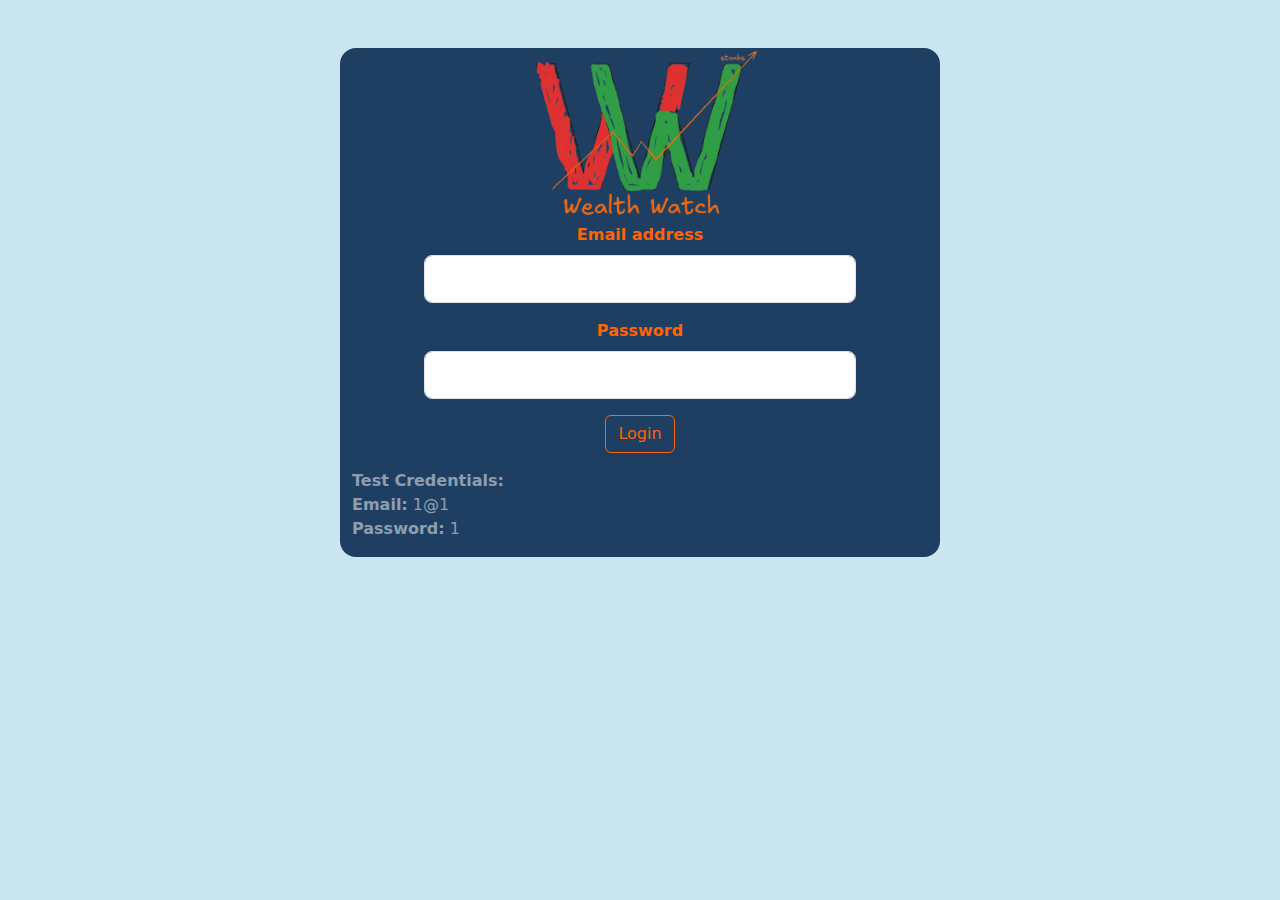
<file: index.html>
<!DOCTYPE html>
<html lang="en">
<head>
    <link href="https://cdn.jsdelivr.net/npm/bootstrap@5.3.3/dist/css/bootstrap.min.css" rel="stylesheet" integrity="sha384-QWTKZyjpPEjISv5WaRU9OFeRpok6YctnYmDr5pNlyT2bRjXh0JMhjY6hW+ALEwIH" crossorigin="anonymous">
    <script src="https://cdn.jsdelivr.net/npm/bootstrap@5.3.3/dist/js/bootstrap.bundle.min.js" integrity="sha384-YvpcrYf0tY3lHB60NNkmXc5s9fDVZLESaAA55NDzOxhy9GkcIdslK1eN7N6jIeHz" crossorigin="anonymous"></script>
    <script src="script.js" defer></script>
    <meta charset="UTF-8">
    <meta name="viewport" content="width=device-width, initial-scale=1.0">
    <link rel="icon" href="assets/logoNoBackground.png" type="image/x-icon">
    <title>Wealth Watch</title>
</head>
<body class="d-flex justify-content-center align-items-center" style="background-color: #C9E6F0;">
    <div class="container mt-5 rounded-4" style="background-color: #1E3E62; max-width: 600px;">
        <div class="text-center">
            <img src="assets/logoNoBackground.png" alt="logo" class="logo img-fluid" style="width: 15rem;">
            <form class="w-75 mx-auto" onsubmit="handleLogin(event)">
                <div class="mb-3">
                    <label for="email" class="form-label" style="font-weight: 550; color: #FE6306;">Email address</label>
                    <input type="email" class="form-control form-control-lg" id="email" name="email" required>
                </div>
                <div class="mb-3" data-mdb-input-init>
                    <label for="password" class="form-label" style="font-weight: 550; color: #FE6306;">Password</label>
                    <input type="password" class="form-control form-control-lg" id="password" name="password" required>
                </div>
                <button type="submit" class="btn mb-3" style="background-color: #1E3E62; border-color: #FE6306; color: #FE6306">Login</button>
            </form>
        </div>
        <div class="text-start text-white-50">
            <p>
                <strong>Test Credentials:</strong><br>
                <strong>Email:</strong> 1@1<br>
                <strong>Password:</strong> 1
            </p>
        </div>
    </div>
</body>
</html>
</file>
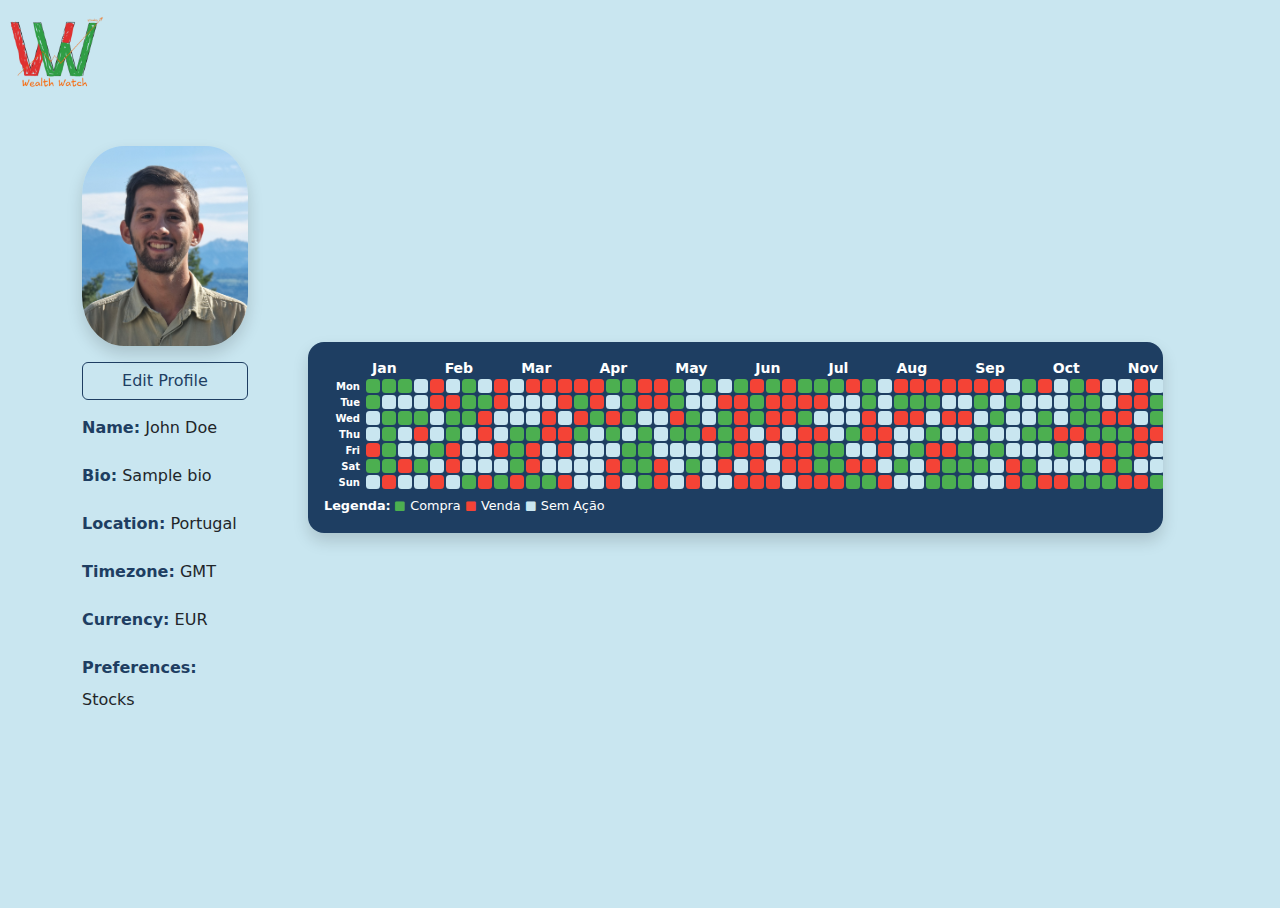
<file: pages/profile/profile.html>
<!DOCTYPE html>
<html lang="pt">
<head>
    <meta charset="UTF-8">
    <meta name="viewport" content="width=device-width, initial-scale=1.0">
    <title>Profile</title>
    <link href="https://cdn.jsdelivr.net/npm/bootstrap@5.3.0/dist/css/bootstrap.min.css" rel="stylesheet">
    <link href="https://cdn.jsdelivr.net/npm/bootstrap-icons/font/bootstrap-icons.css" rel="stylesheet">
    <link rel="stylesheet" href="profile.css">
    <link rel="icon" href="../../assets/logoNoBackground.png" type="image/x-icon">  
    <script src="profile.js" defer></script>
</head>
<body class="vh-100">
    <header class="d-flex mt-2 align-items-center justify-content-between" style="height: 10vh;">
        <a href="../dashboard/dashboard.html" class="m-1">
            <img class="header-logo" src="../../assets/logoNoBackground.png" alt="logo">
        </a>
    </header>

    <div class="container my-5">
        <div class="row">
            <div class="col-12 col-sm-2 d-flex flex-column">
                <!-- Imagem do Perfil -->
                <a><img class="img-fluid shadow profile-pic" src="../../assets/FotoPasse.jpg" alt="ProfilePic"></a>
                <button class="btn mt-3 mb-3 align-items-left" style="border-color: #1E3E62; color: #1E3E62;" data-bs-toggle="modal" data-bs-target="#editProfileModal">Edit Profile</button>
                <div class="mb-3">
                    <label class="form-label form-label-coloring"><b>Name:</b></label>
                    <span id="displayName">John Doe</span>
                </div>
                <div class="mb-3">
                    <label class="form-label form-label-coloring"><b>Bio:</b></label>
                    <span id="displayBio">Sample bio</span>
                </div>
                <div class="mb-3">
                    <label class="form-label form-label-coloring"><b>Location:</b></label>
                    <span id="displayLocation">Portugal</span>
                </div>
                <div class="mb-3">
                    <label class="form-label form-label-coloring"><b>Timezone:</b></label>
                    <span id="displayTimezone">GMT</span>
                </div>
                <div class="mb-3">
                    <label class="form-label form-label-coloring"><b>Currency:</b></label>
                    <span id="displayCurrency">EUR</span>
                </div>
                <div class="mb-3">
                    <label class="form-label form-label-coloring"><b>Preferences:</b></label>
                    <span id="displayPreferences">Stocks</span>
                </div>
            </div>
            <div class="col-12 col-sm-9 ms-sm-5 my-auto p-2 p-sm-3 shadow rounded-4" style="overflow-x: auto; background-color: #1E3E62;">
                <div class="d-flex">
                    <small class="ms-5 text-white fw-bold">Jan</small>
                    <small class="ms-5 text-white fw-bold">Feb</small>
                    <small class="ms-5 text-white fw-bold">Mar</small>
                    <small class="ms-5 text-white fw-bold">Apr</small>
                    <small class="ms-5 text-white fw-bold">May</small>
                    <small class="ms-5 text-white fw-bold">Jun</small>
                    <small class="ms-5 text-white fw-bold">Jul</small>
                    <small class="ms-5 text-white fw-bold">Aug</small>
                    <small class="ms-5 text-white fw-bold">Sep</small>
                    <small class="ms-5 text-white fw-bold">Oct</small>
                    <small class="ms-5 text-white fw-bold">Nov</small>
                    <small class="ms-5 text-white fw-bold">Dec</small>
                </div>
                <!--<img src="/assets/GithubHeatmap.png">-->
                <div class="grid">
                    <div class="d-flex justify-content-end text-white fw-bold me-1">Mon</div>
                    <div class="d-flex justify-content-end text-white fw-bold me-1">Tue</div>
                    <div class="d-flex justify-content-end text-white fw-bold me-1">Wed</div>
                    <div class="d-flex justify-content-end text-white fw-bold me-1">Thu</div>
                    <div class="d-flex justify-content-end text-white fw-bold me-1">Fri</div>
                    <div class="d-flex justify-content-end text-white fw-bold me-1">Sat</div>
                    <div class="d-flex justify-content-end text-white fw-bold me-1">Sun</div>
                    <script>
                        const grid = document.querySelector(".grid");
                        for (let i = 0; i < 366; i++) {
                            const div = document.createElement("div"); 
                            div.classList.add("heatmap-day");

                            const level = Math.floor(Math.random() * 3) + 1; // 1, 2 ou 3
                            div.classList.add(`level-${level}`);

                            grid.appendChild(div);
                        }

                        for (let i = 0; i < 12; i++) {
                            const div = document.createElement("div");
                            grid.appendChild(div);
                        }
                    </script>
                </div>
                <div class="mt-1" style="margin-right: 70px;">
                    <p class="mb-0"><span class="text-white fw-bold" style="font-size: 0.8em">Legenda: </span>  
                        <i class="bi bi-square-fill" style="color: #4CAF50; font-size: 0.6em;"></i> <span class="text-white" style="font-size: 0.8em;">Compra</span> 
                        <i class="bi bi-square-fill" style="color: #F44336; font-size: 0.6em;"></i> <span class="text-white" style="font-size: 0.8em;">Venda</span>
                        <i class="bi bi-square-fill" style="color: #C9E6F0; font-size: 0.6em;"></i> <span class="text-white" style="font-size: 0.8em;">Sem Ação</span>
                    </p>
                </div>
            </div>
        </div>
    
    <!-- Modal -->
    <div class="modal fade" id="editProfileModal" tabindex="-1" aria-labelledby="editProfileModalLabel" aria-hidden="true">
        <div class="modal-dialog">
            <div class="modal-content">
                <div class="modal-header">
                    <h5 class="modal-title" id="editProfileModalLabel">Edit Profile</h5>
                    <button type="button" class="btn-close" data-bs-dismiss="modal" aria-label="Close"></button>
                </div>
                <div class="modal-body">
                    <form id="editProfileForm">
                        <div class="mb-3">
                            <label for="name" class="form-label">Name</label>
                            <input type="text" id="name" class="form-control" placeholder="Name">
                        </div>
                        <div class="mb-3">
                            <label for="bio" class="form-label">Bio</label>
                            <textarea id="bio" class="form-control" rows="3" placeholder="Bio"></textarea>
                        </div>
                        <div class="mb-3">
                            <label for="location" class="form-label">Location</label>
                            <select id="location" class="form-select">
                                <option value="Portugal">Portugal</option>
                                <option value="Brasil">Brasil</option>
                                <option value="Outro">Outro</option>
                            </select>
                        </div>
                        <div class="mb-3">
                            <label for="timezone" class="form-label">Timezone</label>
                            <input type="text" id="timezone" class="form-control" placeholder="Timezone">
                        </div>
                        <div class="mb-3">
                            <label for="currency" class="form-label">Currency</label>
                            <select id="currency" class="form-select" placeholder="Currency">
                                <option value="EUR">EUR</option>
                                <option value="USD">USD</option>
                                <option value="GBP">GBP</option>
                            </select>
                        </div>
                        <div class="mb-3">
                            <label for="preferences" class="form-label">Preferences</label>
                            <select id="preferences" class="form-select">
                                <option value="Stocks">Stocks</option>
                                <option value="ETFs">ETFs</option>
                                <option value="Other">Other</option>
                            </select>
                        </div>
                    </form>
                </div>
                <div class="modal-footer">
                    <button type="button" class="btn btn-secondary" data-bs-dismiss="modal">Close</button>
                    <button type="button" class="btn btn-primary" onclick="saveChanges()">Save Changes</button>
                </div>
            </div>
        </div>
    </div>
    <script src="https://cdn.jsdelivr.net/npm/bootstrap@5.3.0/dist/js/bootstrap.bundle.min.js"></script>
</body>
</html>
</file>
<file: pages/profile/profile.css>
body{
    background-color: #C9E6F0 !important;  /* Important is needed to overwrite boostrap white background */
}

/* Container do perfil e atividade */
.profile-container {
    height: auto;
    width: 100%;
}
.header-profile{
    height: 75px;
    width: 75px;
    border-radius: 50%;
    object-fit: cover;
    object-position: top;
}
.header-logo{
    width: 100px;
}

.profile-pic{
    height: 200px;
    width: 200px;
    border-radius: 25%;
    object-fit: cover;
    object-position: top;
}

.form-label-coloring{
    font-weight: 550;
    color: #1E3E62;
}

.heatmap-day {
    position: relative;
    display: inline-block;
    height: 14px;
    width: 14px;
    border-radius: 25%;
}

.grid{
    display: grid;
    grid-auto-flow: column;
    grid-template-columns: 40px repeat(54, 14px);
    grid-template-rows: repeat(7, 14px);
    font-size: 10px;
    gap: 2px;
}

/* Definir cores de acordo com a intensidade de contribuições */
.level-0 { background-color: #1E3E62; } /* Base padrão */
.level-1 { background-color: #C9E6F0; } /* Nenhuma contribuição */
.level-2 { background-color: #4CAF50; } /* Baixa atividade */
.level-3 { background-color: #F44336; } /* Média atividade */

/* ------------------ CUSTOM SCROLLBAR ------------------ */
::-webkit-scrollbar {
    width: 10px;
}
::-webkit-scrollbar-track {
    background: #1E3E62;
    border-radius: 10px;
}
::-webkit-scrollbar-thumb {
    background-color: #C9E6F0;
    border-radius: 10px;
    border: 2px solid #1E3E62;
}
::-webkit-scrollbar-thumb:hover {
    background-color: #C9E6F0;
}
</file>
